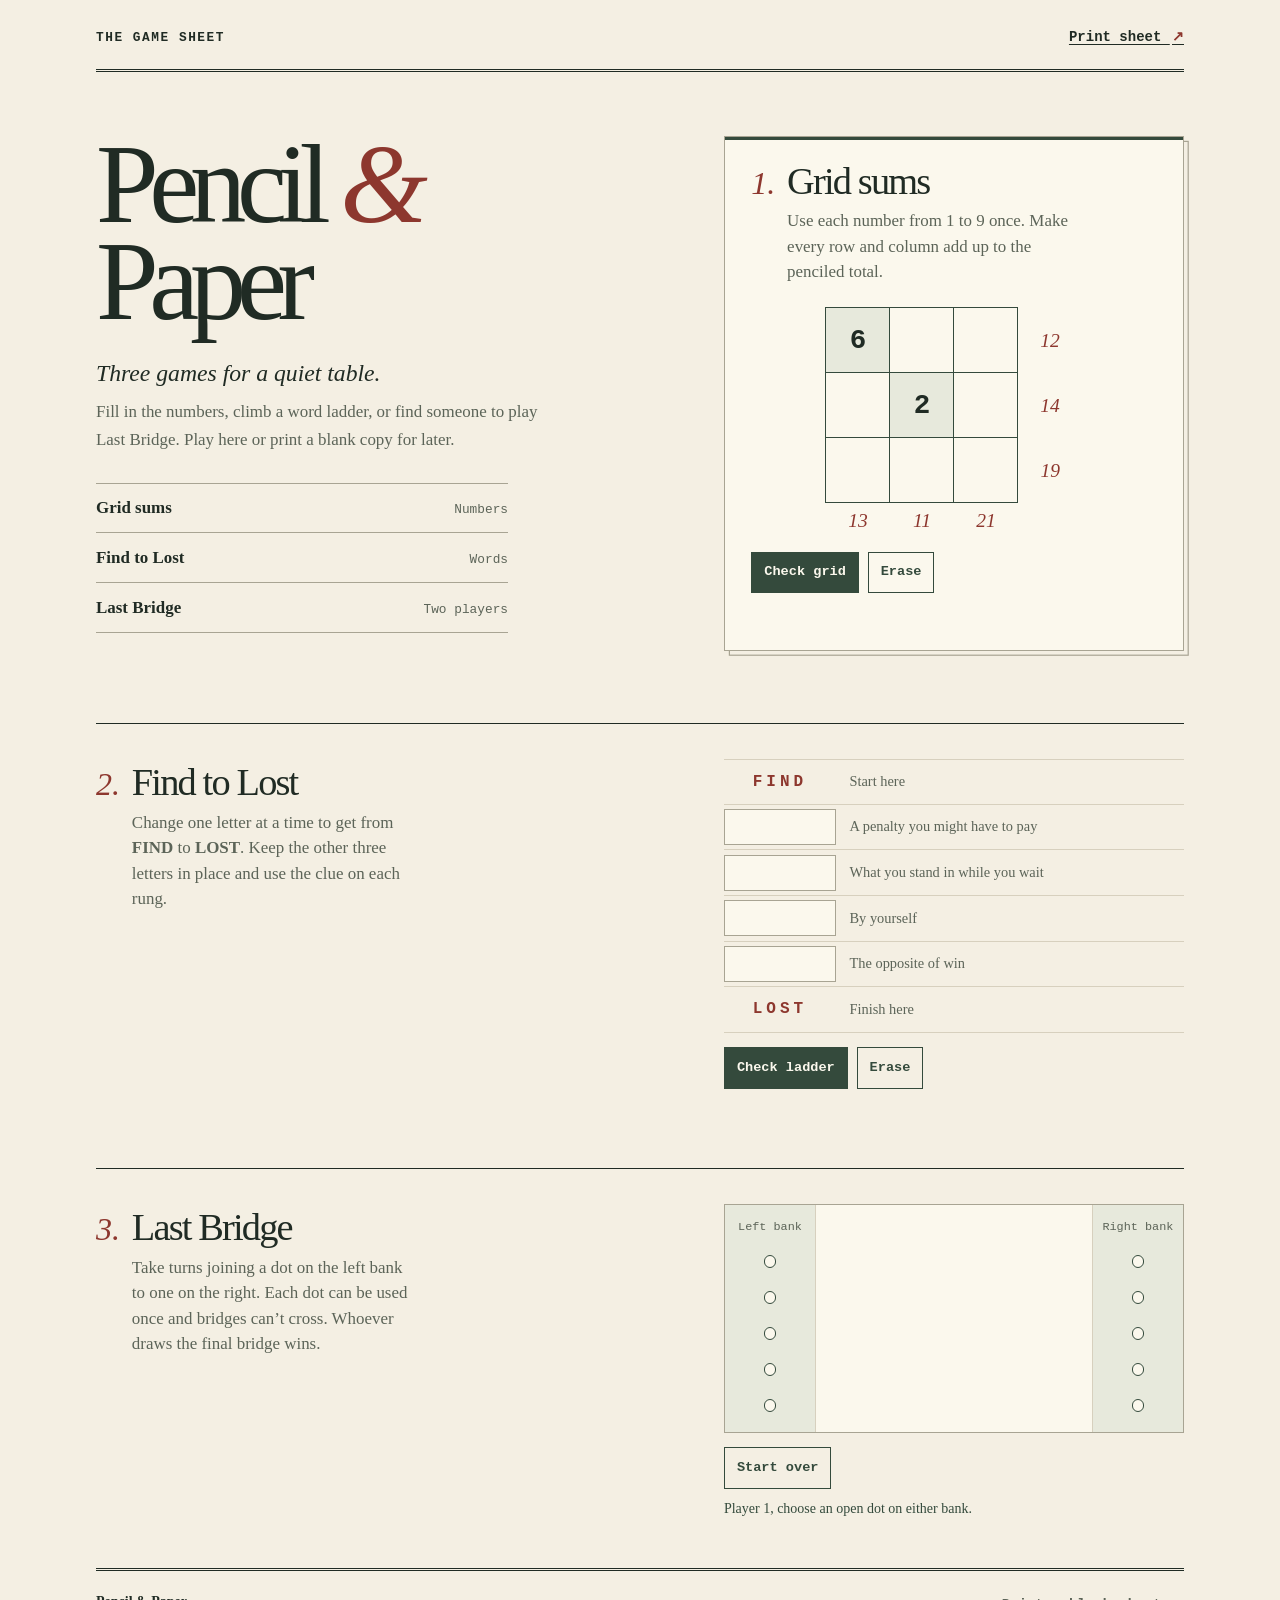
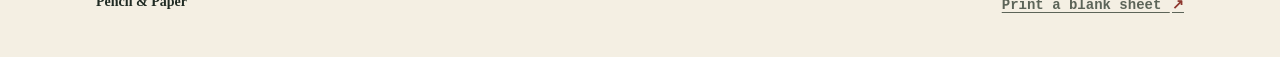
<file: index.html>
<!doctype html>
<html lang="en">
<head>
  <meta charset="utf-8">
  <meta name="viewport" content="width=device-width, initial-scale=1">
  <meta name="theme-color" content="#f4efe3">
  <meta name="description" content="A free printable game sheet with a number puzzle, a four-letter word ladder, and a two-player bridge game.">
  <title>Pencil &amp; Paper · The Game Sheet</title>
  <link rel="icon" href="data:,">
  <link rel="stylesheet" href="assets/paper.css">
  <script src="assets/paper.js" defer></script>
</head>
<body>
  <a class="skip" href="#games">Skip to the games</a>
  <header class="masthead page">
    <a class="imprint" href="./">The Game Sheet</a>
    <button class="print-link" type="button" data-print hidden>Print sheet <span aria-hidden="true">↗</span></button>
  </header>

  <main class="page" id="games">
    <div class="spread">
      <div class="cover">
        <h1>Pencil <em>&amp;</em><br>Paper</h1>
        <p class="standfirst">Three games for a quiet table.</p>
        <p class="intro">Fill in the numbers, climb a word ladder, or find someone to play Last Bridge. Play here or print a blank copy for later.</p>
        <nav aria-label="Game index">
          <ul class="contents">
            <li><a href="#grid-sums"><span>Grid sums</span><small>Numbers</small></a></li>
            <li><a href="#word-ladder"><span>Find to Lost</span><small>Words</small></a></li>
            <li><a href="#last-bridge"><span>Last Bridge</span><small>Two players</small></a></li>
          </ul>
        </nav>
      </div>

      <section class="front-game" id="grid-sums" aria-labelledby="sums-title">
        <div class="game-header">
          <span class="game-number" aria-hidden="true">1.</span>
          <div>
            <h2 id="sums-title">Grid sums</h2>
            <p>Use each number from 1 to 9 once. Make every row and column add up to the penciled total.</p>
          </div>
        </div>
        <form class="sums-form" id="sums-form">
          <table class="sums" aria-label="Grid sums puzzle">
            <tbody>
              <tr><td class="given">6</td><td><input aria-label="Row 1 column 2" inputmode="numeric" maxlength="1" autocomplete="off"></td><td><input aria-label="Row 1 column 3" inputmode="numeric" maxlength="1" autocomplete="off"></td><th scope="row"><span class="sr-only">Row 1 total is </span>12</th></tr>
              <tr><td><input aria-label="Row 2 column 1" inputmode="numeric" maxlength="1" autocomplete="off"></td><td class="given">2</td><td><input aria-label="Row 2 column 3" inputmode="numeric" maxlength="1" autocomplete="off"></td><th scope="row"><span class="sr-only">Row 2 total is </span>14</th></tr>
              <tr><td><input aria-label="Row 3 column 1" inputmode="numeric" maxlength="1" autocomplete="off"></td><td><input aria-label="Row 3 column 2" inputmode="numeric" maxlength="1" autocomplete="off"></td><td><input aria-label="Row 3 column 3" inputmode="numeric" maxlength="1" autocomplete="off"></td><th scope="row"><span class="sr-only">Row 3 total is </span>19</th></tr>
              <tr class="column-totals"><td><span class="sr-only">Column 1 total is </span>13</td><td><span class="sr-only">Column 2 total is </span>11</td><td><span class="sr-only">Column 3 total is </span>21</td><td></td></tr>
            </tbody>
          </table>
          <div class="actions">
            <button type="submit">Check grid</button>
            <button type="reset" class="quiet">Erase</button>
          </div>
          <p class="status" id="sums-result" role="status"></p>
        </form>
      </section>
    </div>

    <section class="game" id="word-ladder" aria-labelledby="ladder-title">
      <div class="game-copy">
        <div class="game-header">
          <span class="game-number" aria-hidden="true">2.</span>
          <div>
            <h2 id="ladder-title">Find to Lost</h2>
            <p>Change one letter at a time to get from <strong>FIND</strong> to <strong>LOST</strong>. Keep the other three letters in place and use the clue on each rung.</p>
          </div>
        </div>
      </div>
      <form class="ladder-form" id="ladder-form">
        <ol class="ladder">
          <li><span class="terminal">FIND</span><span class="rung-note">Start here</span></li>
          <li><input id="rung-one" maxlength="4" autocomplete="off" autocapitalize="characters" spellcheck="false"><label for="rung-one">A penalty you might have to pay</label></li>
          <li><input id="rung-two" maxlength="4" autocomplete="off" autocapitalize="characters" spellcheck="false"><label for="rung-two">What you stand in while you wait</label></li>
          <li><input id="rung-three" maxlength="4" autocomplete="off" autocapitalize="characters" spellcheck="false"><label for="rung-three">By yourself</label></li>
          <li><input id="rung-four" maxlength="4" autocomplete="off" autocapitalize="characters" spellcheck="false"><label for="rung-four">The opposite of win</label></li>
          <li><span class="terminal">LOST</span><span class="rung-note">Finish here</span></li>
        </ol>
        <div class="actions">
          <button type="submit">Check ladder</button>
          <button type="reset" class="quiet">Erase</button>
        </div>
        <p class="status" id="ladder-result" role="status"></p>
      </form>
    </section>

    <section class="game" id="last-bridge" aria-labelledby="bridge-title">
      <div class="game-copy">
        <div class="game-header">
          <span class="game-number" aria-hidden="true">3.</span>
          <div>
            <h2 id="bridge-title">Last Bridge</h2>
            <p>Take turns joining a dot on the left bank to one on the right. Each dot can be used once and bridges can’t cross. Whoever draws the final bridge wins.</p>
          </div>
        </div>
      </div>
      <div class="bridge-game">
        <div class="bridge-board" role="group" aria-label="Last Bridge game board">
          <canvas aria-hidden="true" width="480" height="240"></canvas>
          <div class="bank left-bank" aria-label="Left bank" role="group">
            <span>Left bank</span>
            <button type="button" data-bank="left" data-dot="1" aria-label="Left bank, dot 1" aria-pressed="false"></button>
            <button type="button" data-bank="left" data-dot="2" aria-label="Left bank, dot 2" aria-pressed="false"></button>
            <button type="button" data-bank="left" data-dot="3" aria-label="Left bank, dot 3" aria-pressed="false"></button>
            <button type="button" data-bank="left" data-dot="4" aria-label="Left bank, dot 4" aria-pressed="false"></button>
            <button type="button" data-bank="left" data-dot="5" aria-label="Left bank, dot 5" aria-pressed="false"></button>
          </div>
          <div class="bank right-bank" aria-label="Right bank" role="group">
            <span>Right bank</span>
            <button type="button" data-bank="right" data-dot="1" aria-label="Right bank, dot 1" aria-pressed="false"></button>
            <button type="button" data-bank="right" data-dot="2" aria-label="Right bank, dot 2" aria-pressed="false"></button>
            <button type="button" data-bank="right" data-dot="3" aria-label="Right bank, dot 3" aria-pressed="false"></button>
            <button type="button" data-bank="right" data-dot="4" aria-label="Right bank, dot 4" aria-pressed="false"></button>
            <button type="button" data-bank="right" data-dot="5" aria-label="Right bank, dot 5" aria-pressed="false"></button>
          </div>
        </div>
        <div class="actions">
          <button type="button" id="bridge-reset" class="quiet">Start over</button>
        </div>
        <p class="status bridge-status" id="bridge-result" role="status">Player 1, choose an open dot on either bank.</p>
        <ol class="bridge-history sr-only" aria-label="Bridges played"></ol>
      </div>
    </section>
    <noscript><p>Use your browser’s print command for a blank game sheet.</p></noscript>
  </main>
  <footer class="page footer">
    <p><strong>Pencil &amp; Paper</strong></p>
    <button class="print-link" type="button" data-print hidden>Print a blank sheet <span aria-hidden="true">↗</span></button>
  </footer>
</body>
</html>
</file>
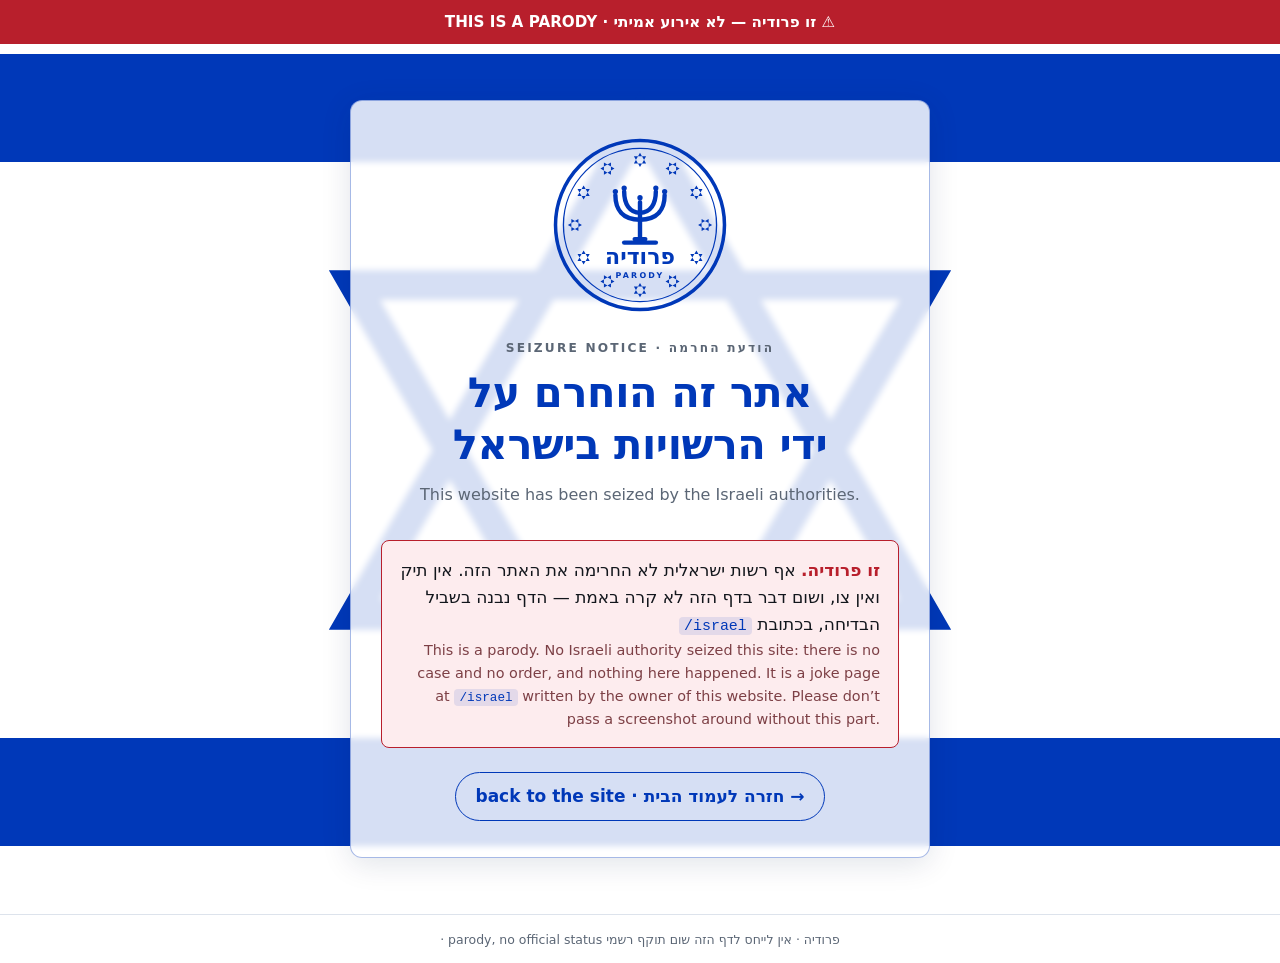
<file: israel/index.html>
<!doctype html>
<html lang="he" dir="rtl">
<head>
<meta charset="utf-8">
<meta name="viewport" content="width=device-width,initial-scale=1">
<meta name="referrer" content="no-referrer">
<meta name="robots" content="noindex,nofollow">
<meta http-equiv="Content-Security-Policy" content="default-src 'self'; script-src 'self'; style-src 'self'; img-src 'self' data:; connect-src 'self'; font-src 'self'; object-src 'none'; base-uri 'self'; form-action 'self'">
<meta name="theme-color" content="#0038b8">
<meta name="description" content="פרודיה — דף בדיחה. אתר זה לא הוחרם על ידי שום רשות, ולא קרה שום אירוע אמיתי.">
<title>אתר זה הוחרם · פרודיה</title>
<link rel="icon" href="data:,">
<link rel="stylesheet" href="israel.css">
</head>
<body>

<div class="flag" aria-hidden="true"></div>

<div class="bar">⚠ זו פרודיה — לא אירוע אמיתי · THIS IS A PARODY</div>

<main class="page">
<div class="inner">

<svg class="emblem" viewBox="0 0 200 200" role="img" aria-label="חותם פרודיה — parody seal">
<defs>
<path id="magen" d="M0,-8 L6.93,4 L-6.93,4 Z M0,8 L6.93,-4 L-6.93,-4 Z"/>
</defs>

<circle cx="100" cy="100" r="96" fill="none" stroke="currentColor" stroke-width="4"/>
<circle cx="100" cy="100" r="87" fill="none" stroke="currentColor" stroke-width="1.5"/>

<g fill="currentColor" aria-hidden="true">
<use href="#magen" transform="translate(100,26)"/>
<use href="#magen" transform="rotate(30 100 100) translate(100,26)"/>
<use href="#magen" transform="rotate(60 100 100) translate(100,26)"/>
<use href="#magen" transform="rotate(90 100 100) translate(100,26)"/>
<use href="#magen" transform="rotate(120 100 100) translate(100,26)"/>
<use href="#magen" transform="rotate(150 100 100) translate(100,26)"/>
<use href="#magen" transform="rotate(180 100 100) translate(100,26)"/>
<use href="#magen" transform="rotate(210 100 100) translate(100,26)"/>
<use href="#magen" transform="rotate(240 100 100) translate(100,26)"/>
<use href="#magen" transform="rotate(270 100 100) translate(100,26)"/>
<use href="#magen" transform="rotate(300 100 100) translate(100,26)"/>
<use href="#magen" transform="rotate(330 100 100) translate(100,26)"/>
</g>

<g fill="none" stroke="currentColor" stroke-width="5" stroke-linecap="round" stroke-linejoin="round" aria-hidden="true">
<path d="M100 116 V 74"/>
<path d="M100 94 C 80 94 72 82 72 66"/>
<path d="M100 94 C 120 94 128 82 128 66"/>
<path d="M100 86 C 88 86 82 76 82 62"/>
<path d="M100 86 C 112 86 118 76 118 62"/>
<path d="M82 120 H 118"/>
<path d="M94 116 h12"/>
</g>

<g fill="currentColor" aria-hidden="true">
<circle cx="72" cy="62" r="3"/>
<circle cx="82" cy="58" r="3"/>
<circle cx="100" cy="69" r="3"/>
<circle cx="118" cy="58" r="3"/>
<circle cx="128" cy="62" r="3"/>
</g>

<text x="100" y="144" text-anchor="middle" font-size="25" font-weight="800" fill="currentColor" direction="rtl" font-family="inherit">פרודיה</text>
<text x="100" y="160" text-anchor="middle" font-size="9" font-weight="700" letter-spacing="2.5" fill="currentColor" font-family="inherit">PARODY</text>
</svg>

<p class="kicker">הודעת החרמה · SEIZURE NOTICE</p>

<h1>אתר זה הוחרם על ידי הרשויות בישראל</h1>

<p class="sub">This website has been seized by the Israeli authorities.</p>

<div class="parody">
<p><strong>זו פרודיה.</strong> אף רשות ישראלית לא החרימה את האתר הזה. אין תיק ואין צו, ושום דבר בדף הזה לא קרה באמת — הדף נבנה בשביל הבדיחה, בכתובת <code>/israel</code></p>
<p class="en">This is a parody. No Israeli authority seized this site: there is no case and no order, and nothing here happened. It is a joke page at <code>/israel</code> written by the owner of this website. Please don’t pass a screenshot around without this part.</p>
</div>

<p class="back"><a href="../">→ חזרה לעמוד הבית · back to the site</a></p>

</div>
</main>

<footer class="foot"><span>פרודיה · אין לייחס לדף הזה שום תוקף רשמי</span> <span dir="ltr">· parody, no official status</span></footer>

</body>
</html>
</file>
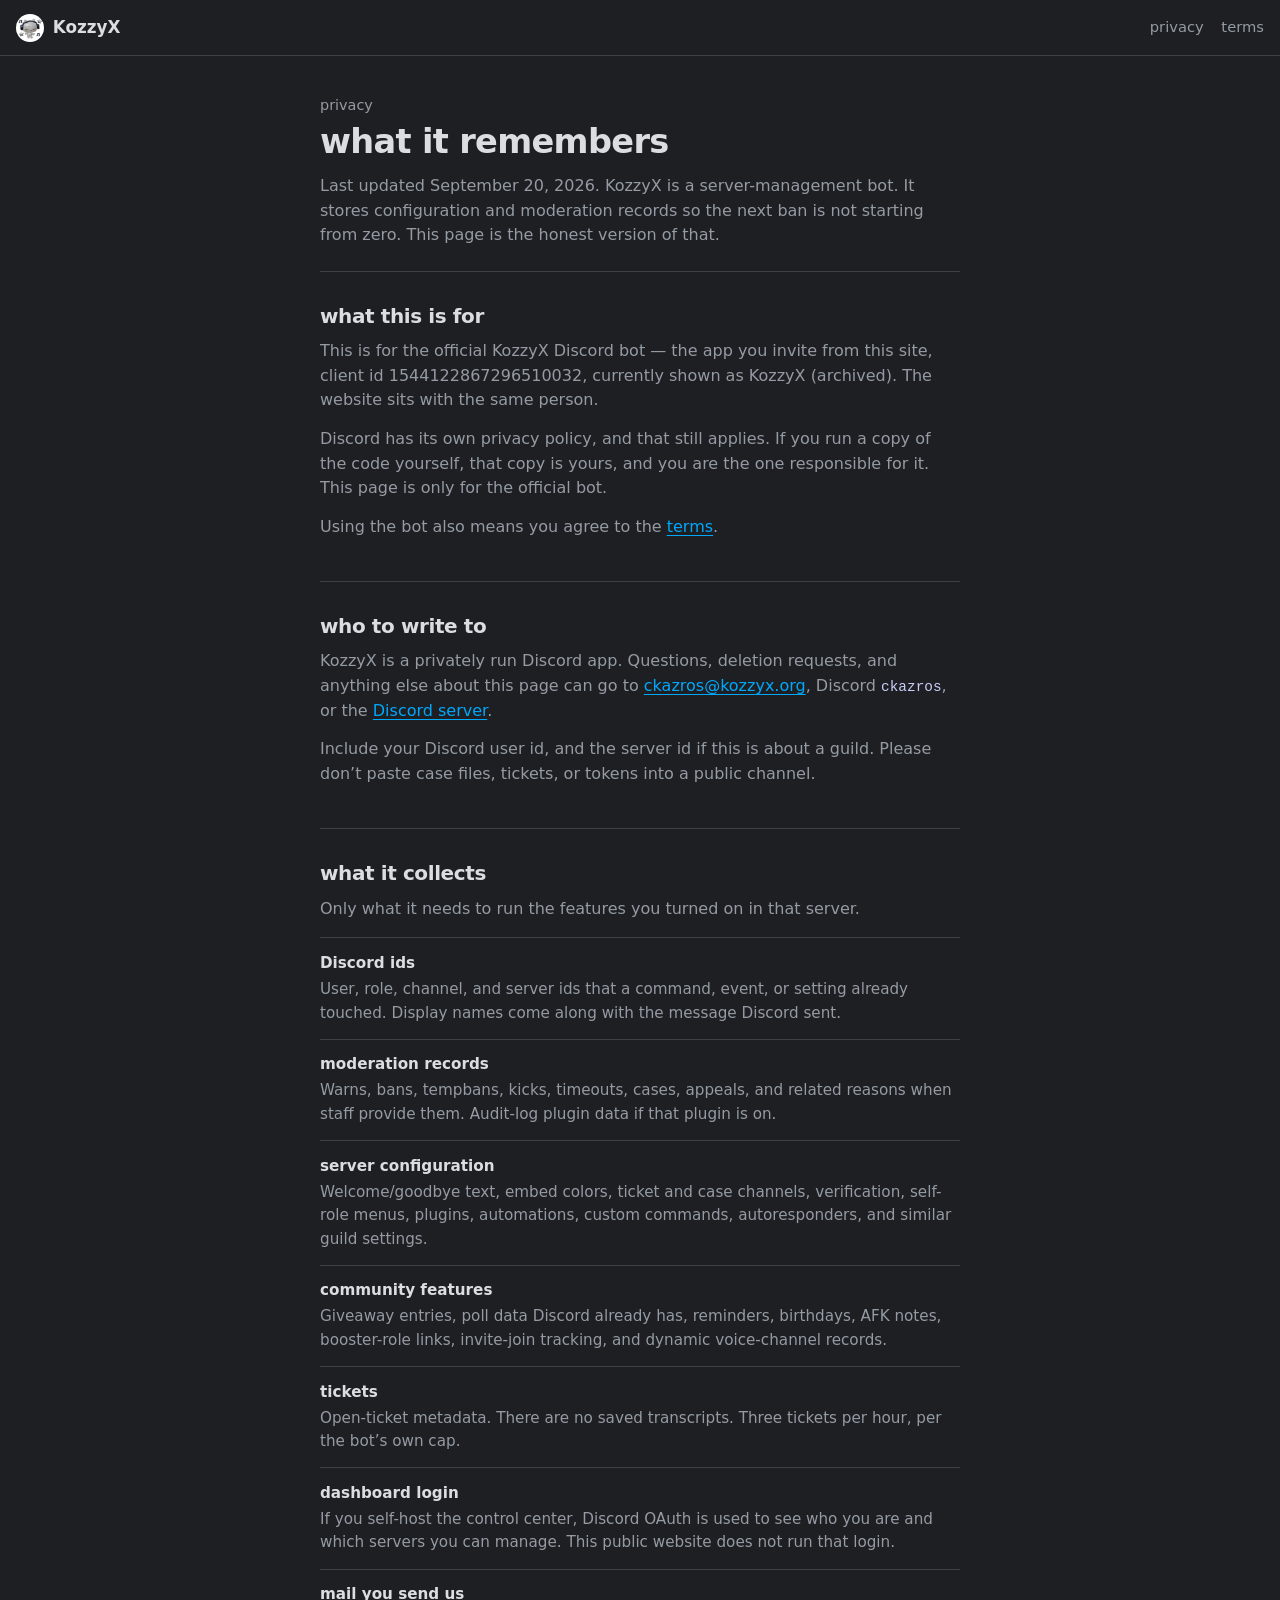
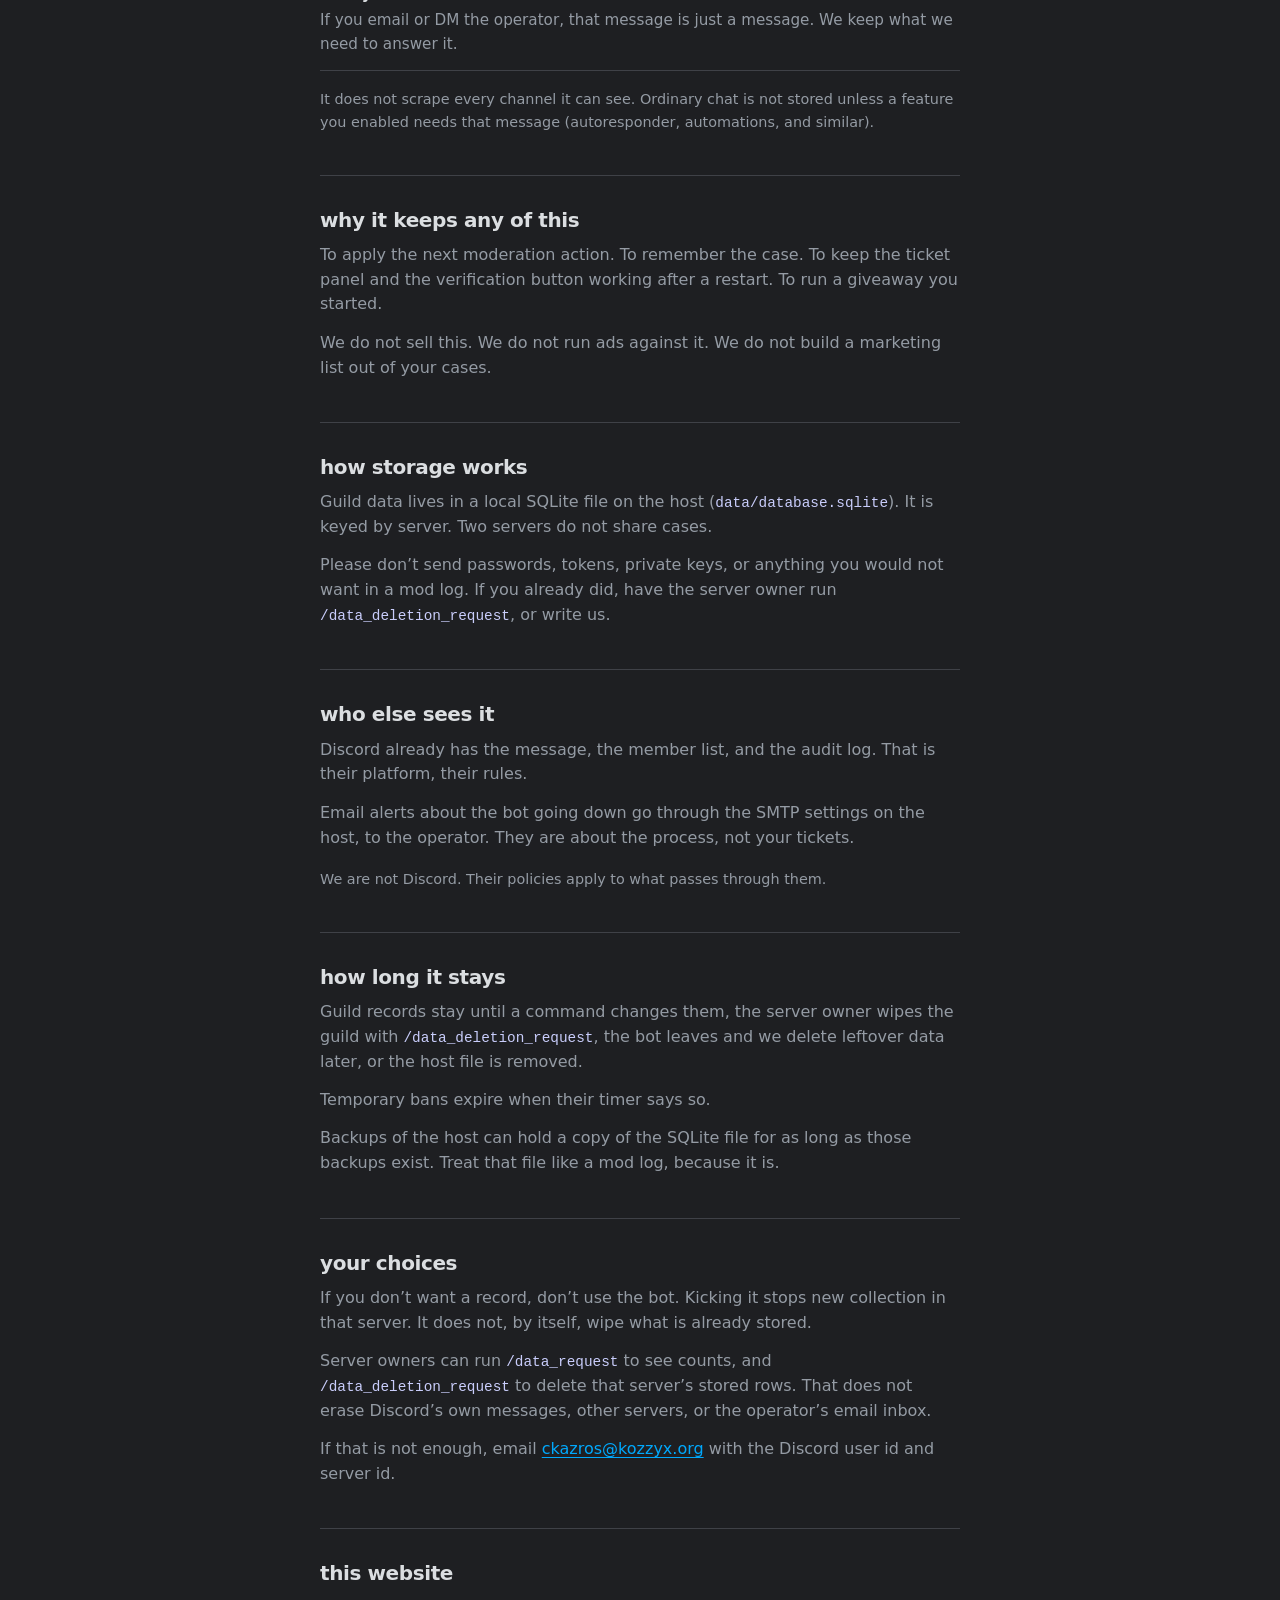
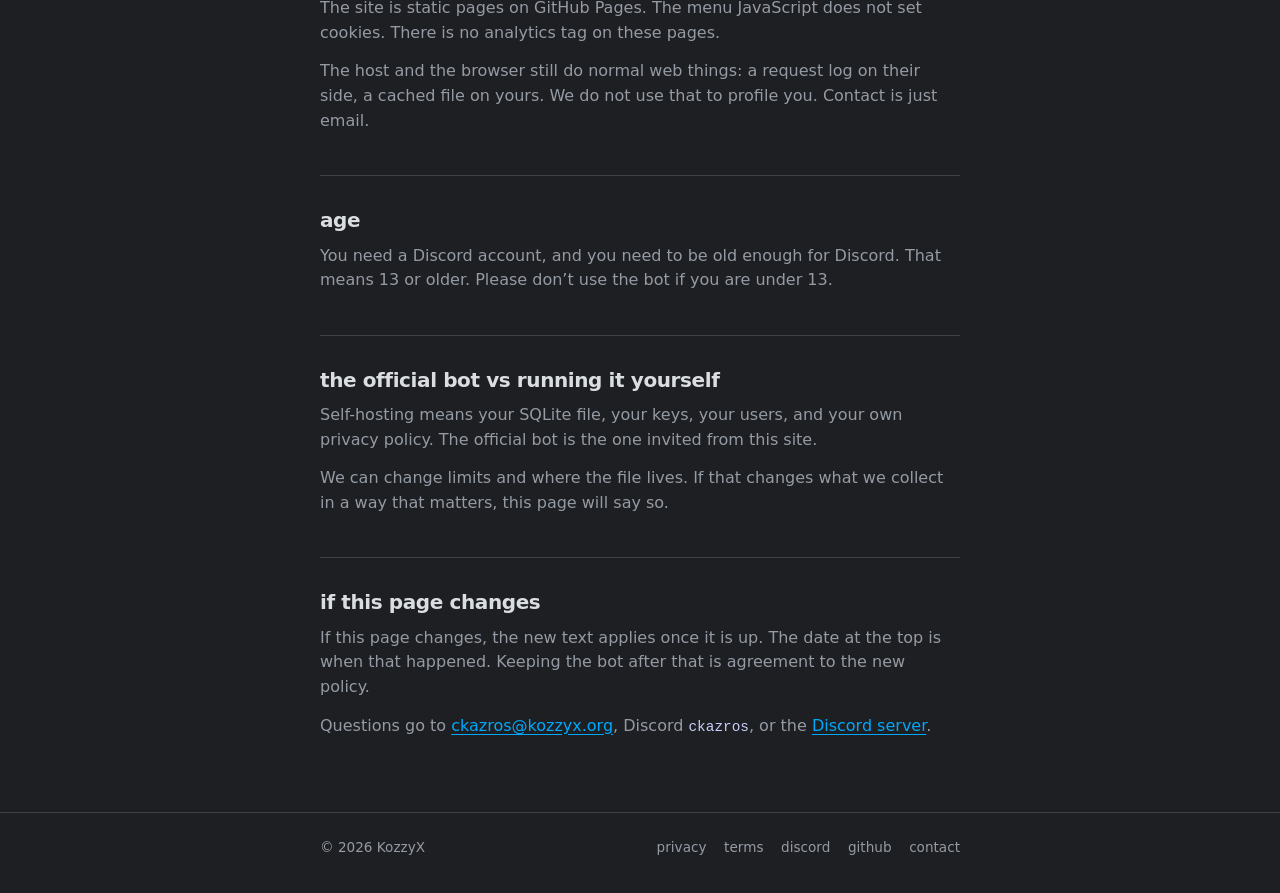
<file: privacy/index.html>
<!doctype html>
<html lang="en" id="top">
<head>
<meta charset="utf-8">
<meta name="viewport" content="width=device-width,initial-scale=1">
<meta name="referrer" content="no-referrer">
<meta name="description" content="Privacy policy for the KozzyX Discord bot. What it stores, who sees it, and how to wipe it.">
<meta name="theme-color" content="#1e1f22">
<meta http-equiv="Content-Security-Policy" content="default-src 'self'; script-src 'self'; style-src 'self'; img-src 'self' data:; connect-src 'self'; font-src 'self'; object-src 'none'; base-uri 'self'; form-action 'self'">
<meta property="og:title" content="privacy · KozzyX">
<meta property="og:description" content="what KozzyX remembers, who sees it, and how to wipe it">
<title>privacy · KozzyX</title>
<link rel="icon" href="../assets/pfp-96.png?v=20260920a" type="image/png">
<link rel="stylesheet" href="../assets/kozzyx.css?v=20260920b">
<script src="../assets/kozzyx.js?v=20260920a" defer></script>
</head>
<body>
<a class="skip" href="#main">Skip to content</a>
<nav class="site-nav" aria-label="Main">
<a class="brand" href="../" aria-label="KozzyX, back to Pencil &amp; Paper home">
<img src="../assets/pfp-96.png?v=20260920a" width="28" height="28" alt="">
KozzyX
</a>
<div class="nav-links">
<a href="../privacy/">privacy</a>
<a href="../terms/">terms</a>
</div>
<details class="menu">
<summary>menu</summary>
<div class="menu-panel">
<a href="../privacy/">privacy</a>
<a href="../terms/">terms</a>
</div>
</details>
</nav>
<main id="main" class="wrap">
<header class="page-head">
<p>privacy</p>
<h1>what it remembers</h1>
<p>Last updated September 20, 2026. KozzyX is a server-management bot. It stores configuration and moderation records so the next ban is not starting from zero. This page is the honest version of that.</p>
</header>

<section class="section" id="covers">
<h2>what this is for</h2>
<div class="body">
<p>This is for the official KozzyX Discord bot — the app you invite from this site, client id 1544122867296510032, currently shown as KozzyX (archived). The website sits with the same person.</p>
<p>Discord has its own privacy policy, and that still applies. If you run a copy of the code yourself, that copy is yours, and you are the one responsible for it. This page is only for the official bot.</p>
<p>Using the bot also means you agree to the <a href="../terms/">terms</a>.</p>
</div>
</section>

<section class="section" id="who">
<h2>who to write to</h2>
<div class="body">
<p>KozzyX is a privately run Discord app. Questions, deletion requests, and anything else about this page can go to <a href="mailto:ckazros@kozzyx.org">ckazros@kozzyx.org</a>, Discord <code>ckazros</code>, or the <a href="https://discord.gg/fPG29xv7EA">Discord server</a>.</p>
<p>Include your Discord user id, and the server id if this is about a guild. Please don’t paste case files, tickets, or tokens into a public channel.</p>
</div>
</section>

<section class="section" id="collect">
<h2>what it collects</h2>
<p>Only what it needs to run the features you turned on in that server.</p>
<ul class="list">
<li><strong>Discord ids</strong><span>User, role, channel, and server ids that a command, event, or setting already touched. Display names come along with the message Discord sent.</span></li>
<li><strong>moderation records</strong><span>Warns, bans, tempbans, kicks, timeouts, cases, appeals, and related reasons when staff provide them. Audit-log plugin data if that plugin is on.</span></li>
<li><strong>server configuration</strong><span>Welcome/goodbye text, embed colors, ticket and case channels, verification, self-role menus, plugins, automations, custom commands, autoresponders, and similar guild settings.</span></li>
<li><strong>community features</strong><span>Giveaway entries, poll data Discord already has, reminders, birthdays, AFK notes, booster-role links, invite-join tracking, and dynamic voice-channel records.</span></li>
<li><strong>tickets</strong><span>Open-ticket metadata. There are no saved transcripts. Three tickets per hour, per the bot’s own cap.</span></li>
<li><strong>dashboard login</strong><span>If you self-host the control center, Discord OAuth is used to see who you are and which servers you can manage. This public website does not run that login.</span></li>
<li><strong>mail you send us</strong><span>If you email or DM the operator, that message is just a message. We keep what we need to answer it.</span></li>
</ul>
<p class="note">It does not scrape every channel it can see. Ordinary chat is not stored unless a feature you enabled needs that message (autoresponder, automations, and similar).</p>
</section>

<section class="section" id="why">
<h2>why it keeps any of this</h2>
<div class="body">
<p>To apply the next moderation action. To remember the case. To keep the ticket panel and the verification button working after a restart. To run a giveaway you started.</p>
<p>We do not sell this. We do not run ads against it. We do not build a marketing list out of your cases.</p>
</div>
</section>

<section class="section" id="memory">
<h2>how storage works</h2>
<div class="body">
<p>Guild data lives in a local SQLite file on the host (<code>data/database.sqlite</code>). It is keyed by server. Two servers do not share cases.</p>
<p>Please don’t send passwords, tokens, private keys, or anything you would not want in a mod log. If you already did, have the server owner run <code>/data_deletion_request</code>, or write us.</p>
</div>
</section>

<section class="section" id="providers">
<h2>who else sees it</h2>
<div class="body">
<p>Discord already has the message, the member list, and the audit log. That is their platform, their rules.</p>
<p>Email alerts about the bot going down go through the SMTP settings on the host, to the operator. They are about the process, not your tickets.</p>
</div>
<p class="note">We are not Discord. Their policies apply to what passes through them.</p>
</section>

<section class="section" id="keep">
<h2>how long it stays</h2>
<div class="body">
<p>Guild records stay until a command changes them, the server owner wipes the guild with <code>/data_deletion_request</code>, the bot leaves and we delete leftover data later, or the host file is removed.</p>
<p>Temporary bans expire when their timer says so.</p>
<p>Backups of the host can hold a copy of the SQLite file for as long as those backups exist. Treat that file like a mod log, because it is.</p>
</div>
</section>

<section class="section" id="choices">
<h2>your choices</h2>
<div class="body">
<p>If you don’t want a record, don’t use the bot. Kicking it stops new collection in that server. It does not, by itself, wipe what is already stored.</p>
<p>Server owners can run <code>/data_request</code> to see counts, and <code>/data_deletion_request</code> to delete that server’s stored rows. That does not erase Discord’s own messages, other servers, or the operator’s email inbox.</p>
<p>If that is not enough, email <a href="mailto:ckazros@kozzyx.org">ckazros@kozzyx.org</a> with the Discord user id and server id.</p>
</div>
</section>

<section class="section" id="site">
<h2>this website</h2>
<div class="body">
<p>The site is static pages on GitHub Pages. The menu JavaScript does not set cookies. There is no analytics tag on these pages.</p>
<p>The host and the browser still do normal web things: a request log on their side, a cached file on yours. We do not use that to profile you. Contact is just email.</p>
</div>
</section>

<section class="section" id="kids">
<h2>age</h2>
<div class="body">
<p>You need a Discord account, and you need to be old enough for Discord. That means 13 or older. Please don’t use the bot if you are under 13.</p>
</div>
</section>

<section class="section" id="hosting">
<h2>the official bot vs running it yourself</h2>
<div class="body">
<p>Self-hosting means your SQLite file, your keys, your users, and your own privacy policy. The official bot is the one invited from this site.</p>
<p>We can change limits and where the file lives. If that changes what we collect in a way that matters, this page will say so.</p>
</div>
</section>

<section class="section" id="changes">
<h2>if this page changes</h2>
<div class="body">
<p>If this page changes, the new text applies once it is up. The date at the top is when that happened. Keeping the bot after that is agreement to the new policy.</p>
<p>Questions go to <a href="mailto:ckazros@kozzyx.org">ckazros@kozzyx.org</a>, Discord <code>ckazros</code>, or the <a href="https://discord.gg/fPG29xv7EA">Discord server</a>.</p>
</div>
</section>
</main>
<footer class="site-footer">
<div class="wrap">
<span>© 2026 KozzyX</span>
<nav aria-label="Footer">
<a href="../privacy/">privacy</a>
<a href="../terms/">terms</a>
<a href="https://discord.gg/fPG29xv7EA">discord</a>
<a href="https://github.com/zeousky/Kozzyx.org">github</a>
<a href="mailto:ckazros@kozzyx.org">contact</a>
</nav>
</div>
</footer>
</body>
</html>
</file>
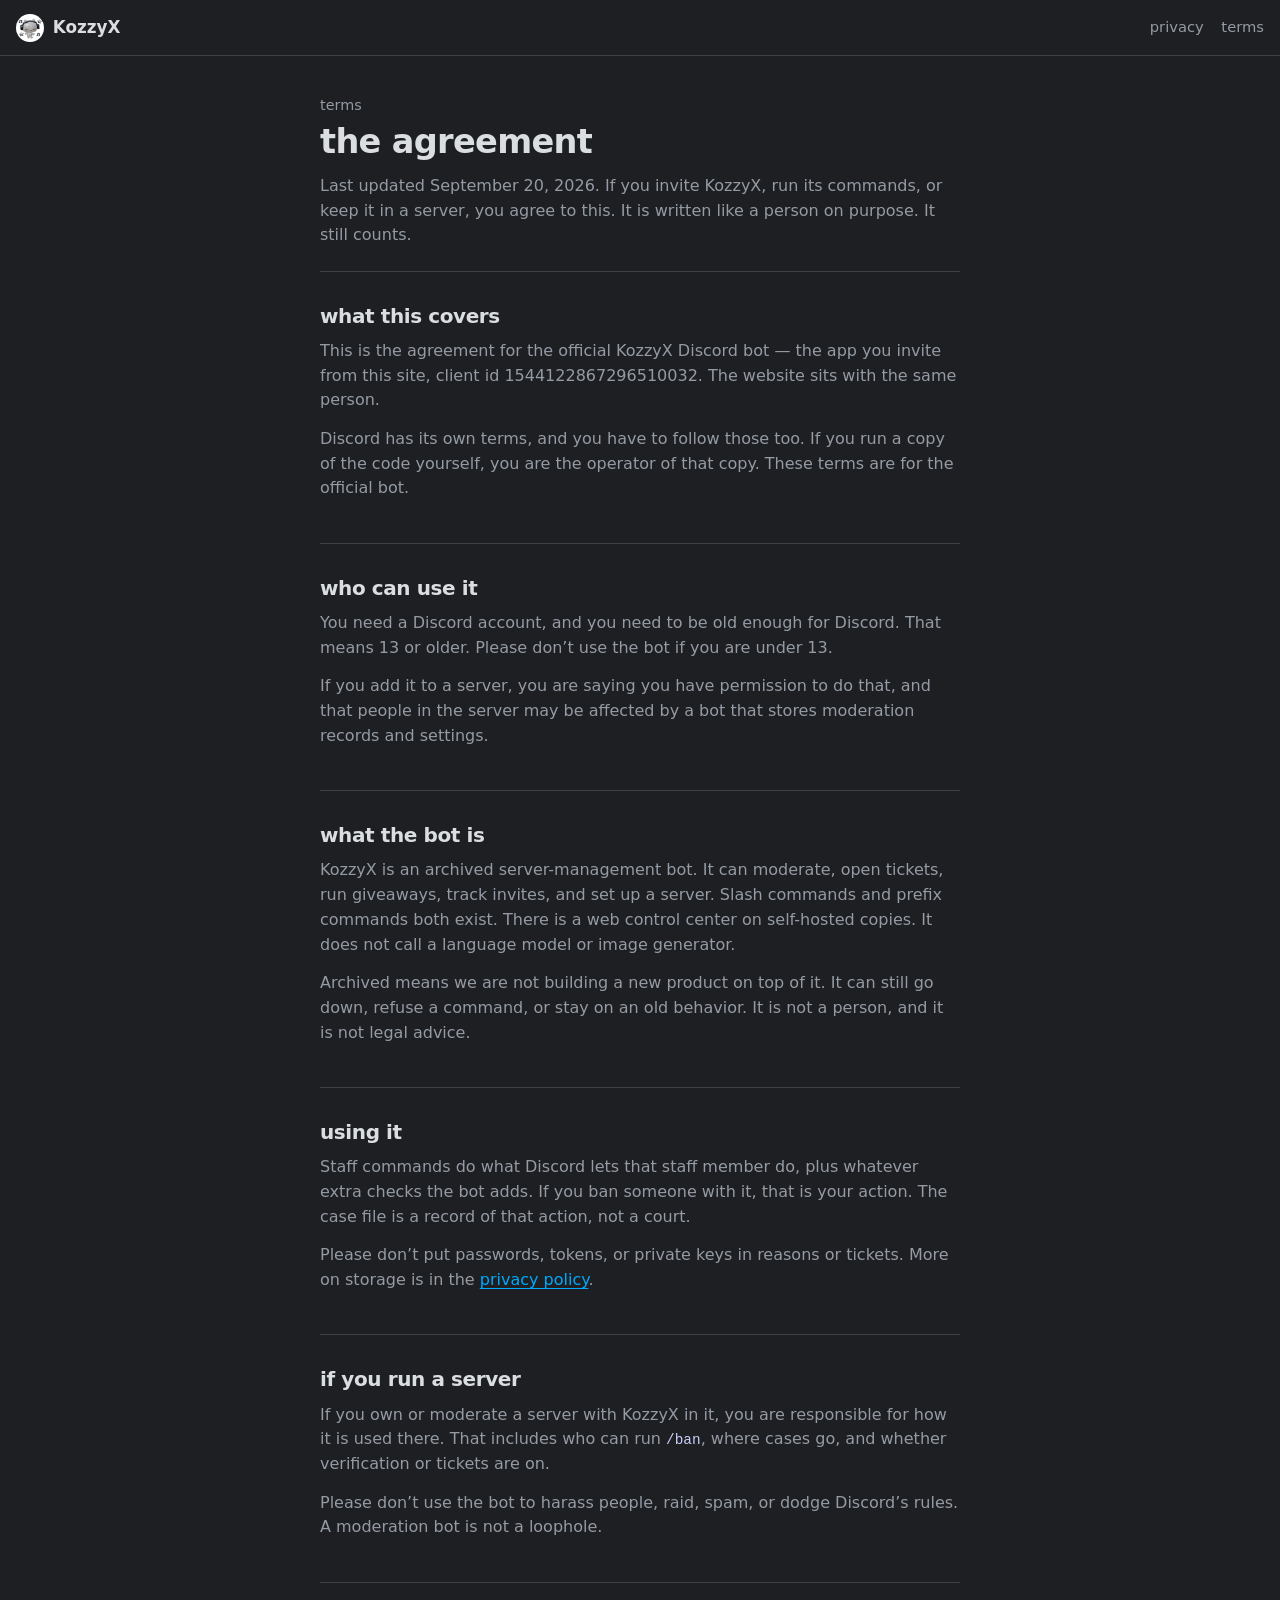
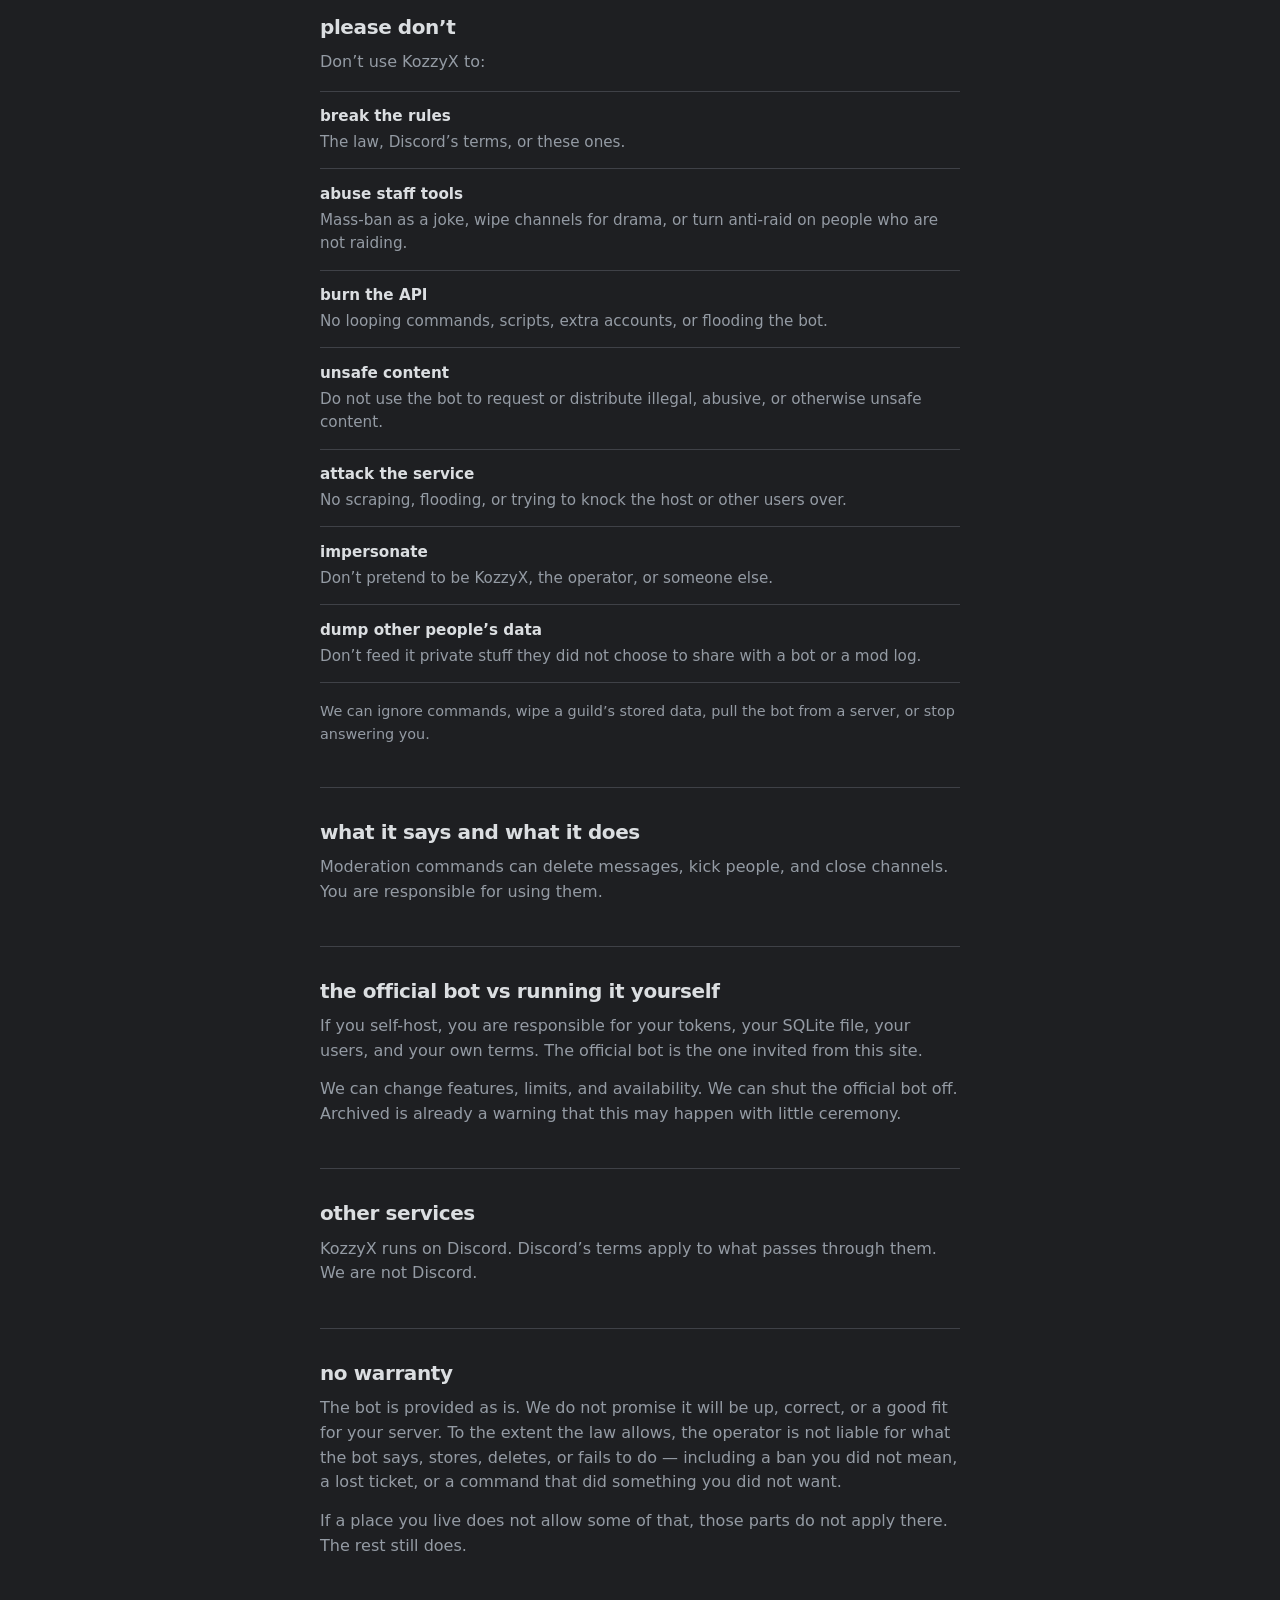
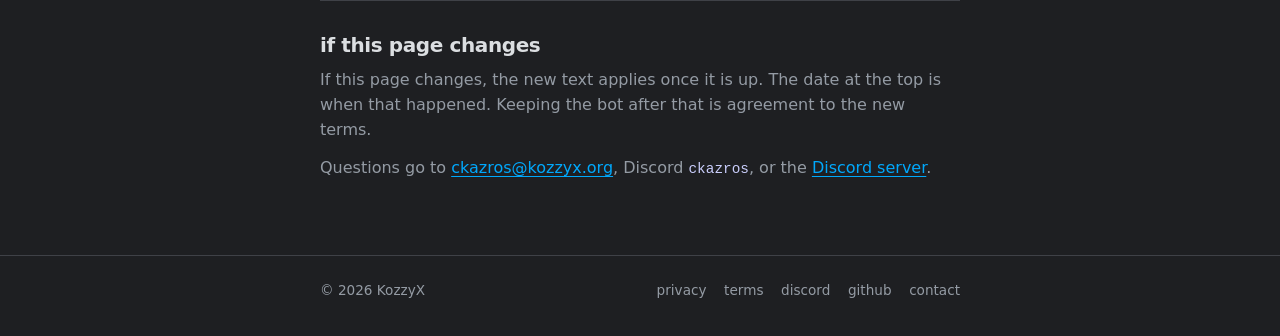
<file: terms/index.html>
<!doctype html>
<html lang="en" id="top">
<head>
<meta charset="utf-8">
<meta name="viewport" content="width=device-width,initial-scale=1">
<meta name="referrer" content="no-referrer">
<meta name="description" content="Terms of service for the KozzyX Discord bot. Using the bot means you agree to this.">
<meta name="theme-color" content="#1e1f22">
<meta http-equiv="Content-Security-Policy" content="default-src 'self'; script-src 'self'; style-src 'self'; img-src 'self' data:; connect-src 'self'; font-src 'self'; object-src 'none'; base-uri 'self'; form-action 'self'">
<meta property="og:title" content="terms · KozzyX">
<meta property="og:description" content="the agreement for using the KozzyX Discord bot">
<title>terms · KozzyX</title>
<link rel="icon" href="../assets/pfp-96.png?v=20260920a" type="image/png">
<link rel="stylesheet" href="../assets/kozzyx.css?v=20260920b">
<script src="../assets/kozzyx.js?v=20260920a" defer></script>
</head>
<body>
<a class="skip" href="#main">Skip to content</a>
<nav class="site-nav" aria-label="Main">
<a class="brand" href="../" aria-label="KozzyX, back to Pencil &amp; Paper home">
<img src="../assets/pfp-96.png?v=20260920a" width="28" height="28" alt="">
KozzyX
</a>
<div class="nav-links">
<a href="../privacy/">privacy</a>
<a href="../terms/">terms</a>
</div>
<details class="menu">
<summary>menu</summary>
<div class="menu-panel">
<a href="../privacy/">privacy</a>
<a href="../terms/">terms</a>
</div>
</details>
</nav>
<main id="main" class="wrap">
<header class="page-head">
<p>terms</p>
<h1>the agreement</h1>
<p>Last updated September 20, 2026. If you invite KozzyX, run its commands, or keep it in a server, you agree to this. It is written like a person on purpose. It still counts.</p>
</header>

<section class="section" id="covers">
<h2>what this covers</h2>
<div class="body">
<p>This is the agreement for the official KozzyX Discord bot — the app you invite from this site, client id 1544122867296510032. The website sits with the same person.</p>
<p>Discord has its own terms, and you have to follow those too. If you run a copy of the code yourself, you are the operator of that copy. These terms are for the official bot.</p>
</div>
</section>

<section class="section" id="who">
<h2>who can use it</h2>
<div class="body">
<p>You need a Discord account, and you need to be old enough for Discord. That means 13 or older. Please don’t use the bot if you are under 13.</p>
<p>If you add it to a server, you are saying you have permission to do that, and that people in the server may be affected by a bot that stores moderation records and settings.</p>
</div>
</section>

<section class="section" id="service">
<h2>what the bot is</h2>
<div class="body">
<p>KozzyX is an archived server-management bot. It can moderate, open tickets, run giveaways, track invites, and set up a server. Slash commands and prefix commands both exist. There is a web control center on self-hosted copies. It does not call a language model or image generator.</p>
<p>Archived means we are not building a new product on top of it. It can still go down, refuse a command, or stay on an old behavior. It is not a person, and it is not legal advice.</p>
</div>
</section>

<section class="section" id="talking">
<h2>using it</h2>
<div class="body">
<p>Staff commands do what Discord lets that staff member do, plus whatever extra checks the bot adds. If you ban someone with it, that is your action. The case file is a record of that action, not a court.</p>
<p>Please don’t put passwords, tokens, or private keys in reasons or tickets. More on storage is in the <a href="../privacy/">privacy policy</a>.</p>
</div>
</section>

<section class="section" id="servers">
<h2>if you run a server</h2>
<div class="body">
<p>If you own or moderate a server with KozzyX in it, you are responsible for how it is used there. That includes who can run <code>/ban</code>, where cases go, and whether verification or tickets are on.</p>
<p>Please don’t use the bot to harass people, raid, spam, or dodge Discord’s rules. A moderation bot is not a loophole.</p>
</div>
</section>

<section class="section" id="dont">
<h2>please don’t</h2>
<p>Don’t use KozzyX to:</p>
<ul class="list">
<li><strong>break the rules</strong><span>The law, Discord’s terms, or these ones.</span></li>
<li><strong>abuse staff tools</strong><span>Mass-ban as a joke, wipe channels for drama, or turn anti-raid on people who are not raiding.</span></li>
<li><strong>burn the API</strong><span>No looping commands, scripts, extra accounts, or flooding the bot.</span></li>
<li><strong>unsafe content</strong><span>Do not use the bot to request or distribute illegal, abusive, or otherwise unsafe content.</span></li>
<li><strong>attack the service</strong><span>No scraping, flooding, or trying to knock the host or other users over.</span></li>
<li><strong>impersonate</strong><span>Don’t pretend to be KozzyX, the operator, or someone else.</span></li>
<li><strong>dump other people’s data</strong><span>Don’t feed it private stuff they did not choose to share with a bot or a mod log.</span></li>
</ul>
<p class="note">We can ignore commands, wipe a guild’s stored data, pull the bot from a server, or stop answering you.</p>
</section>

<section class="section" id="answers">
<h2>what it says and what it does</h2>
<div class="body">
<p>Moderation commands can delete messages, kick people, and close channels. You are responsible for using them.</p>
</div>
</section>

<section class="section" id="hosting">
<h2>the official bot vs running it yourself</h2>
<div class="body">
<p>If you self-host, you are responsible for your tokens, your SQLite file, your users, and your own terms. The official bot is the one invited from this site.</p>
<p>We can change features, limits, and availability. We can shut the official bot off. Archived is already a warning that this may happen with little ceremony.</p>
</div>
</section>

<section class="section" id="others">
<h2>other services</h2>
<div class="body">
<p>KozzyX runs on Discord. Discord’s terms apply to what passes through them. We are not Discord.</p>
</div>
</section>

<section class="section" id="warranty">
<h2>no warranty</h2>
<div class="body">
<p>The bot is provided as is. We do not promise it will be up, correct, or a good fit for your server. To the extent the law allows, the operator is not liable for what the bot says, stores, deletes, or fails to do — including a ban you did not mean, a lost ticket, or a command that did something you did not want.</p>
<p>If a place you live does not allow some of that, those parts do not apply there. The rest still does.</p>
</div>
</section>

<section class="section" id="changes">
<h2>if this page changes</h2>
<div class="body">
<p>If this page changes, the new text applies once it is up. The date at the top is when that happened. Keeping the bot after that is agreement to the new terms.</p>
<p>Questions go to <a href="mailto:ckazros@kozzyx.org">ckazros@kozzyx.org</a>, Discord <code>ckazros</code>, or the <a href="https://discord.gg/fPG29xv7EA">Discord server</a>.</p>
</div>
</section>
</main>
<footer class="site-footer">
<div class="wrap">
<span>© 2026 KozzyX</span>
<nav aria-label="Footer">
<a href="../privacy/">privacy</a>
<a href="../terms/">terms</a>
<a href="https://discord.gg/fPG29xv7EA">discord</a>
<a href="https://github.com/zeousky/Kozzyx.org">github</a>
<a href="mailto:ckazros@kozzyx.org">contact</a>
</nav>
</div>
</footer>
</body>
</html>
</file>
<file: assets/paper.css>
:root {
  color-scheme: light;
  --paper: #f4efe3;
  --sheet: #fbf8ed;
  --ink: #202b24;
  --muted: #5c6458;
  --rule: #a8a493;
  --rule-light: #d7d0be;
  --green: #344a3c;
  --red: #8d372e;
  --serif: Georgia, "Times New Roman", serif;
  --mono: "Courier New", Courier, monospace;
}

* { box-sizing: border-box; }
body {
  margin: 0;
  background: var(--paper);
  color: var(--ink);
  font: 1.06rem/1.62 var(--serif);
}
button, input { font: inherit; color: inherit; }
a { color: inherit; text-underline-offset: .22em; }
a:hover { color: var(--red); }
button:focus-visible, input:focus-visible, a:focus-visible {
  outline: 2px solid var(--red);
  outline-offset: 3px;
}
h1, h2, p, ol, ul { margin: 0; }
.page { width: min(100% - 5rem, 68rem); margin-inline: auto; }
.skip, .sr-only {
  position: absolute;
  inline-size: 1px;
  block-size: 1px;
  margin: -1px;
  overflow: hidden;
  clip-path: inset(50%);
  white-space: nowrap;
}
.skip:focus {
  inline-size: auto;
  block-size: auto;
  margin: 0;
  clip-path: none;
  z-index: 5;
  top: 1em;
  left: 1em;
  padding: .45em .65em;
  background: var(--sheet);
}
.masthead {
  display: flex;
  justify-content: space-between;
  align-items: baseline;
  gap: 1rem;
  min-height: 4.5rem;
  padding-block: 1.48rem 1.1rem;
  border-bottom: 3px double var(--ink);
}
.imprint {
  color: var(--ink);
  font: 700 .8rem/1.5 var(--mono);
  letter-spacing: .12em;
  text-transform: uppercase;
  text-decoration: none;
}
.print-link { font: 700 .875rem/1.4 var(--mono); }
button.print-link {
  padding: .25rem 0;
  border: 0;
  background: transparent;
  text-decoration: underline;
  text-underline-offset: .22em;
  cursor: pointer;
}
button.print-link:hover { color: var(--red); }
.print-link span { margin-left: .14rem; color: var(--red); }

.spread {
  display: grid;
  grid-template-columns: 1.17fr 1fr;
  align-items: start;
  gap: clamp(3rem, 7vw, 6.35rem);
  margin-block: 4rem 4.5rem;
}
.cover h1, .missing h1 {
  font-size: clamp(4rem, 8.8vw, 8.45rem);
  font-weight: 400;
  letter-spacing: -.083em;
  line-height: .86;
}
.cover em { color: var(--red); font-weight: 400; }
.standfirst { margin-top: 1.72rem; font-size: clamp(1.18rem, 2vw, 1.48rem); font-style: italic; line-height: 1.4; }
.intro { max-width: 29rem; margin-top: .5rem; color: var(--muted); }
.contents {
  display: grid;
  max-width: 25.75rem;
  margin-top: 1.85rem;
  padding: 0;
  border-top: 1px solid var(--rule);
  list-style: none;
}
.contents li { border-bottom: 1px solid var(--rule); }
.contents a {
  display: flex;
  align-items: baseline;
  justify-content: space-between;
  gap: 1rem;
  padding-block: .66rem;
  font-weight: 700;
  text-decoration: none;
}
.contents a:hover > span { text-decoration: underline; }
.contents small { color: var(--muted); font: .8rem/1.3 var(--mono); text-align: right; }

.front-game {
  position: relative;
  padding: 1.55rem 1.65rem 1rem;
  background: var(--sheet);
  border: 1px solid var(--rule);
  box-shadow: .3rem .3rem 0 -.075rem var(--paper), .3rem .3rem 0 0 var(--rule);
}
.front-game::before {
  content: "";
  position: absolute;
  top: 0;
  right: 0;
  left: 0;
  border-top: 3px solid var(--green);
}
.front-game, .game { scroll-margin-block-start: 1rem; }
.game-header { display: flex; align-items: baseline; gap: .74rem; }
.game-number {
  color: var(--red);
  font: italic 400 2rem/1 var(--serif);
}
.game h2, .game-header h2 {
  margin-block-end: .46rem;
  font-size: clamp(1.7rem, 3vw, 2.48rem);
  font-weight: 400;
  letter-spacing: -.048em;
  line-height: 1.02;
}
.game-header p { max-width: 34ch; color: var(--muted); line-height: 1.5; }
.sums-form { margin-top: 1.42rem; }
.sums {
  --cell: clamp(2.75rem, 5vw, 4.35rem);
  border-collapse: collapse;
  margin: 0 auto .9rem;
  text-align: center;
  font: 1.72rem/1 var(--mono);
  font-variant-numeric: tabular-nums;
}
.sums td, .sums th {
  inline-size: var(--cell);
  block-size: var(--cell);
  padding: 0;
}
.sums tr:not(.column-totals) td { border: 1px solid var(--green); }
.sums .given { background: #e7e9dc; font-weight: 700; }
.sums td input {
  display: block;
  inline-size: 100%;
  block-size: var(--cell);
  padding: .25rem;
  border: 0;
  background: transparent;
  color: var(--green);
  text-align: center;
}
.sums td input:focus-visible { outline-offset: -3px; }
.sums th, .sums .column-totals td {
  color: var(--red);
  font: italic 400 1.22rem/1 var(--serif);
}
.sums .column-totals td { block-size: 2.15rem; }

.actions { display: flex; align-items: center; flex-wrap: wrap; gap: .55rem; }
.actions button {
  min-height: 2.6rem;
  padding: .5rem .75rem;
  border: 1px solid var(--green);
  border-radius: 0;
  background: var(--green);
  color: var(--sheet);
  font: 700 .85rem/1.35 var(--mono);
  cursor: pointer;
}
.actions button:hover { background: var(--ink); }
.actions button.quiet { background: transparent; color: var(--green); }
.actions button.quiet:hover { background: #e9e7da; }
.status {
  min-height: 2rem;
  margin-top: .55rem;
  color: var(--green);
  font-size: .875rem;
  line-height: 1.5;
}
.status[data-tone="error"] { color: var(--red); }
.game {
  display: grid;
  grid-template-columns: 1.17fr 1fr;
  align-items: start;
  gap: clamp(3rem, 7vw, 6.35rem);
  padding: 2.2rem 0 2.42rem;
  border-top: 1px solid var(--ink);
}
.game-copy { padding-block-start: .25rem; }
.ladder, .bridge-board { padding: 0; }
.ladder { list-style: none; }
.ladder li {
  display: grid;
  grid-template-columns: 7rem 1fr;
  align-items: center;
  gap: .85rem;
  min-height: 2.85rem;
  border-bottom: 1px solid var(--rule-light);
}
.ladder li:first-child { border-top: 1px solid var(--rule-light); }
.terminal, .ladder input {
  box-sizing: border-box;
  font: 700 1rem/1 var(--mono);
  letter-spacing: .25em;
  text-align: center;
}
.terminal { display: block; color: var(--red); }
.ladder input {
  width: 100%;
  height: 2.25rem;
  border: 1px solid var(--rule);
  border-radius: 0;
  background: var(--sheet);
  color: var(--green);
  text-transform: uppercase;
}
.ladder label, .rung-note { font-size: .9rem; color: var(--muted); line-height: 1.2; }
.ladder-form .actions, .bridge-game .actions { margin-top: .9rem; }

.bridge-board {
  --bank-width: 5.7rem;
  display: flex;
  justify-content: space-between;
  position: relative;
  border: 1px solid var(--rule);
  background: var(--sheet);
}
.bridge-board canvas { position: absolute; inset: 0; width: 100%; height: 100%; pointer-events: none; z-index: 1; }
.bank {
  display: grid;
  justify-items: center;
  grid-template-rows: 2rem repeat(5, 2.25rem);
  align-items: center;
  width: var(--bank-width);
  padding: .4rem 0 .5rem;
  background: #e7e9dc;
  border-right: 1px solid var(--rule-light);
}
.bank.right-bank { border-right: 0; border-left: 1px solid var(--rule-light); }
.bank > span { color: var(--muted); font: .74rem/1 var(--mono); }
.bank button {
  display: grid;
  place-items: center;
  position: relative;
  z-index: 2;
  width: 2rem;
  height: 2rem;
  padding: 0;
  background: transparent;
  border: 0;
  border-radius: 50%;
  cursor: pointer;
}
.bank button::after {
  content: "";
  width: .67rem;
  height: .67rem;
  border-radius: 50%;
  border: 1px solid var(--green);
  background: var(--sheet);
}
.bank button:hover::after, .bank button[aria-pressed="true"]::after { background: var(--red); border-color: var(--red); }
.bank button:disabled { cursor: default; }
.bank button:disabled::after { background: var(--green); }

.footer {
  display: flex;
  justify-content: space-between;
  align-items: flex-start;
  gap: 1rem;
  padding-block: 1.3rem 2.3rem;
  border-top: 3px double var(--ink);
  color: var(--muted);
  font-size: .875rem;
  line-height: 1.45;
}
.footer strong { color: var(--ink); }
.missing { padding-top: 4rem; }
.missing p { margin-block: 1.4rem .65rem; }

@media (max-width: 780px) {
  .spread, .game { grid-template-columns: 1fr 1fr; gap: 2rem; }
  .page { width: calc(100% - 3rem); }
  .front-game { padding-inline: .85rem; }
}
@media (max-width: 620px) {
  .page { width: calc(100% - 2rem); }
  .masthead { min-height: 0; padding-block: .95rem .78rem; }
  .spread, .game { grid-template-columns: 1fr; gap: 1.55rem; }
  .spread { margin-block: 2.65rem 2.75rem; gap: 2.25rem; }
  .cover h1 { font-size: clamp(4.15rem, 14.5vw, 6.2rem); }
  .standfirst { margin-top: 1.3rem; }
  .contents { margin-top: 1.4rem; }
  .front-game { padding-inline: 1rem; }
  .game { padding-block: 1.55rem 1.3rem; }
  .game-header { gap: .56rem; }
  .game-number { font-size: 1.7rem; }
  .ladder li { grid-template-columns: minmax(5.8rem, 28%) 1fr; gap: .6rem; }
  .bridge-board { --bank-width: 4.8rem; }
  .footer { flex-wrap: wrap; padding-bottom: 1.7rem; }
}

@media print {
  @page { margin: 12mm; }
  :root {
    --paper: white;
    --sheet: white;
    --ink: black;
    --muted: #333;
    --rule: #777;
    --rule-light: #aaa;
    --green: #333;
    --red: #333;
  }
  body { font-size: 10pt; line-height: 1.3; }
  .page { width: auto; }
  .masthead { padding-block: 0 2mm; min-height: 0; }
  .imprint { font-size: 8pt; }
  .print-link, .skip, .contents, .actions, .status, .footer, .bridge-board canvas, noscript { display: none; }
  .spread { display: grid; grid-template-columns: 1fr 1fr; gap: 9mm; margin-block: 6mm; }
  .cover h1 { font-size: 38pt; }
  .standfirst { margin-top: 4mm; font-size: 13pt; }
  .intro { margin-top: 2mm; }
  .front-game { padding: 3mm; box-shadow: none; }
  .front-game::before { display: none; }
  .game-number { font-size: 14pt; }
  .game-header h2 { margin-block-end: 2mm; font-size: 17pt; }
  .game-header p { line-height: 1.35; }
  .sums-form { margin-top: 3mm; }
  .sums { --cell: 10mm; margin-bottom: 0; font-size: 14pt; }
  .sums .column-totals td { block-size: 7mm; }
  .sums th, .sums .column-totals td { font-size: 11pt; }
  .game { grid-template-columns: 1fr 1fr; gap: 8mm; padding-block: 5mm; break-inside: avoid; }
  .ladder li { min-height: 7.6mm; gap: 2mm; grid-template-columns: 20mm 1fr; }
  .ladder input { height: 6mm; }
  .ladder label, .rung-note { font-size: 8pt; }
  .sums td input, .ladder input { color: transparent; -webkit-text-fill-color: transparent; }
  .bridge-board { --bank-width: 21mm; }
  .bank { padding: 1mm 0; grid-template-rows: 7mm repeat(5, 7mm); }
  .bank button { width: 6mm; height: 6mm; }
  .bank button::after,
  .bank button:disabled::after { background: #333; border-color: #333; width: 2.3mm; height: 2.3mm; }
}
</file>
<file: israel/israel.css>
/* /israel — parody notice page (flat, full-page).
   Shared by kirmy.org, kozzyx.org, owaua.com and wearegays.net.

   Deliberately plain: no gradients, no glows, no animation, system fonts only.
   The parody framing is part of the design and is not decorative — the banner,
   the seal (פרודיה / PARODY) and the disclosure box all state it. */

*, *::before, *::after { box-sizing: border-box; }

:root {
  --blue: #0038b8;
  --blue-soft: #eef2fd;
  --ink: #12161c;
  --muted: #5b6675;
  --line: #dde3ec;
  --red: #b81f2c;
  --red-soft: #fdecee;
}

html, body { height: 100%; }

body {
  margin: 0;
  min-height: 100vh;
  display: flex;
  flex-direction: column;
  background: #fff;
  color: var(--ink);
  font-family: system-ui, -apple-system, "Segoe UI", Roboto, "Helvetica Neue",
    "Arial Hebrew", Arial, sans-serif;
  font-size: 17px;
  line-height: 1.6;
  -webkit-text-size-adjust: 100%;
}

/* --- Israeli flag background ---
   White field, two blue stripes, and the Star of David drawn as an outline
   (as on the actual flag, not filled). The star is held back in opacity so the
   notice text above it stays legible. */
.flag {
  position: fixed;
  inset: 0;
  z-index: 0;
  background-color: #fff;
  background-image:
    url("data:image/svg+xml;charset=utf-8,%3Csvg%20xmlns='http://www.w3.org/2000/svg'%20viewBox='0%200%20200%20200'%3E%3Cg%20fill='none'%20stroke='%230038b8'%20stroke-width='7'%3E%3Cpath%20d='M100%2022%20L167.5%20139%20L32.5%20139%20Z'/%3E%3Cpath%20d='M100%20178%20L32.5%2061%20L167.5%2061%20Z'/%3E%3C/g%3E%3C/svg%3E"),
    linear-gradient(to bottom,
      #fff 0 6%,
      var(--blue) 6% 18%,
      #fff 18% 82%,
      var(--blue) 82% 94%,
      #fff 94% 100%);
  background-repeat: no-repeat, no-repeat;
  background-position: center center, center center;
  background-size: min(94vh, 72vw) auto, 100% 100%;
}

/* --- parody banner --- */
.bar {
  position: relative;
  z-index: 1;
  background: var(--red);
  color: #fff;
  text-align: center;
  font-weight: 700;
  font-size: clamp(.76rem, 2.2vw, .95rem);
  padding: .62rem 1rem;
}

/* --- full-height centred stage --- */
.page {
  flex: 1;
  display: grid;
  place-items: center;
  padding: clamp(1.5rem, 5vw, 3.5rem) 1.25rem;
  position: relative;
  z-index: 1;
}

.inner {
  width: 100%;
  max-width: 580px;
  text-align: center;
  padding: clamp(1.5rem, 4vw, 2.25rem) clamp(1.1rem, 3.5vw, 1.9rem);
  background: rgba(255, 255, 255, .84);
  -webkit-backdrop-filter: blur(3px);
  backdrop-filter: blur(3px);
  border: 1px solid rgba(0, 56, 184, .35);
  border-radius: 12px;
  box-shadow: 0 6px 30px rgba(12, 30, 70, .12);
}

.emblem {
  display: block;
  width: clamp(116px, 30vw, 176px);
  height: auto;
  margin: 0 auto clamp(1rem, 3vw, 1.6rem);
  color: var(--blue);
}

.kicker {
  margin: 0 0 .55rem;
  color: var(--muted);
  font-size: .76rem;
  font-weight: 700;
  letter-spacing: .18em;
}

h1 {
  margin: 0 0 .7rem;
  font-size: clamp(1.6rem, 6vw, 2.6rem);
  font-weight: 800;
  line-height: 1.25;
  letter-spacing: -.01em;
  color: var(--blue);
  text-wrap: balance;
}

.sub {
  direction: ltr;
  unicode-bidi: isolate;
  margin: 0 0 clamp(1.4rem, 4vw, 2rem);
  color: var(--muted);
  font-size: clamp(.85rem, 2.4vw, 1rem);
}

/* --- disclosure --- */
.parody {
  margin: 0 0 1.5rem;
  padding: 1rem 1.1rem;
  text-align: right;
  border: 1px solid var(--red);
  border-radius: 8px;
  background: var(--red-soft);
}

.parody strong { color: var(--red); }
.parody p { margin: 0; }

.en {
  display: block;
  direction: ltr;
  unicode-bidi: isolate;
  text-align: right;
  margin: .6rem 0 0;
  color: #7d4046;
  font-size: .9rem;
}

/* --- back link --- */
.back { margin: 0; }

.back a {
  display: inline-block;
  padding: .62rem 1.2rem;
  border: 1px solid var(--blue);
  border-radius: 999px;
  color: var(--blue);
  font-weight: 700;
  text-decoration: none;
}
.back a:hover { background: var(--blue-soft); }

/* --- footer --- */
.foot {
  position: relative;
  z-index: 1;
  border-top: 1px solid var(--line);
  padding: .9rem 1.25rem;
  text-align: center;
  color: var(--muted);
  font-size: .78rem;
}

/* --- misc --- */
code {
  direction: ltr;
  unicode-bidi: embed;
  font-size: .88em;
  padding: .05rem .32rem;
  border-radius: 4px;
  background: rgba(0, 56, 184, .1);
  color: var(--blue);
}

a:focus-visible {
  outline: 2px solid var(--blue);
  outline-offset: 3px;
  border-radius: 6px;
}
</file>
<file: assets/kozzyx.css>
:root {
  color-scheme: dark;
  --bg: #1e1f22;
  --panel: #2b2d31;
  --text: #dbdee1;
  --muted: #949ba4;
  --line: #3f4147;
  --star: #fee75c;
  --blurple: #5865f2;
  --blurple-hover: #4752c4;
  --mention: #5865f24d;
  --you: #b5bac1;
  --link: #00a8fc;
  --link-hover: #4cc2ff;
  --code: #c9cdfb;
  --max: 40rem;
}

* { box-sizing: border-box; }

html {
  scroll-behavior: smooth;
  scroll-padding-top: 4.5rem;
}

body {
  margin: 0;
  min-height: 100vh;
  display: flex;
  flex-direction: column;
  background: var(--bg);
  color: var(--text);
  font: 16px/1.55 ui-sans-serif, system-ui, -apple-system, "Segoe UI", sans-serif;
}

img { max-width: 100%; height: auto; display: block; }
h1, h2, h3, p, figure, ul, ol { margin: 0; }
h1, h2, h3 { font-weight: 650; letter-spacing: -0.02em; line-height: 1.2; }
p + p { margin-top: 0.85em; }
a { color: var(--link); text-underline-offset: 3px; }
a:hover { color: var(--link-hover); }
code {
  font-family: ui-monospace, SFMono-Regular, Menlo, Consolas, monospace;
  font-size: 0.9em;
}

p code,
.list code,
.note code,
.faq code {
  color: var(--code);
}

.command > code {
  background: #1a1b1e;
  padding: 0.15em 0.4em;
  border-radius: 4px;
}
button, input { font: inherit; }
button { cursor: pointer; }
[hidden] { display: none !important; }

.contact-status {
  position: fixed;
  left: 50%;
  bottom: 1.25rem;
  z-index: 40;
  max-width: calc(100% - 2rem);
  padding: 0.75rem 1rem;
  border: 1px solid var(--line);
  border-radius: 6px;
  background: var(--panel);
  color: var(--text);
  box-shadow: 0 8px 24px #0006;
  opacity: 0;
  pointer-events: none;
  transform: translate(-50%, 0.5rem);
  transition: opacity 0.2s, transform 0.2s;
}
.contact-status.visible { opacity: 1; transform: translate(-50%, 0); }

:focus-visible {
  outline: 2px solid var(--star);
  outline-offset: 3px;
}

::selection {
  background: var(--blurple);
  color: white;
}

.skip {
  position: absolute;
  left: 12px;
  top: -100px;
  z-index: 30;
  background: var(--star);
  color: #111;
  padding: 8px 12px;
  border-radius: 4px;
}
.skip:focus { top: 12px; }

.wrap {
  width: min(calc(100% - 2rem), var(--max));
  margin-left: auto;
  margin-right: auto;
}

main.wrap {
  flex: 1;
  padding-bottom: 2rem;
}

.site-nav {
  position: sticky;
  top: 0;
  z-index: 20;
  display: flex;
  align-items: center;
  justify-content: space-between;
  gap: 1rem;
  min-height: 3.5rem;
  padding: 0.5rem 1rem;
  background: var(--bg);
  border-bottom: 1px solid var(--line);
}

.brand {
  display: flex;
  align-items: center;
  gap: 0.55rem;
  color: inherit;
  text-decoration: none;
  font-weight: 700;
  font-size: 1.05rem;
}

.brand img {
  width: 28px;
  height: 28px;
  border-radius: 50%;
  object-fit: cover;
}

.nav-links {
  display: flex;
  align-items: center;
  gap: 1.1rem;
}

.nav-links a {
  color: var(--muted);
  text-decoration: none;
  font-size: 0.92rem;
}

.nav-links a:hover,
.nav-links a:focus-visible { color: var(--text); }

.nav-links .cta {
  color: white;
  background: var(--blurple);
  padding: 0.4rem 0.75rem;
  border-radius: 4px;
}

.nav-links .cta:hover {
  color: white;
  background: var(--blurple-hover);
}

.menu { display: none; }
.menu summary {
  list-style: none;
  cursor: pointer;
  color: var(--text);
  font-size: 0.92rem;
  padding: 0.35rem 0.2rem;
}
.menu summary::-webkit-details-marker { display: none; }
.menu-panel {
  position: absolute;
  left: 0;
  right: 0;
  top: 3.5rem;
  display: grid;
  gap: 0.85rem;
  padding: 1rem 1rem 1.25rem;
  background: var(--bg);
  border-bottom: 1px solid var(--line);
  box-shadow: 0 16px 24px #0006;
}
.menu-panel a {
  color: var(--text);
  text-decoration: none;
}

.corner-note {
  position: absolute;
  top: 4.4rem;
  right: 1rem;
  z-index: 15;
  width: min(15.5rem, calc(100vw - 2rem));
  padding: 0.7rem 0.85rem;
  background: var(--panel);
  border: 1px solid var(--line);
  border-radius: 8px;
  color: var(--muted);
  font-size: 0.78rem;
  line-height: 1.45;
  transform: rotate(1.4deg);
  box-shadow: 0 10px 24px #0005;
}

.hero {
  padding: 2.75rem 0 1.5rem;
}

.hero-id {
  display: flex;
  align-items: center;
  gap: 0.85rem;
  margin-bottom: 1.1rem;
}

.hero-id img {
  width: 52px;
  height: 52px;
  border-radius: 50%;
  object-fit: cover;
}

.hero-id strong {
  display: block;
  font-size: 1.15rem;
}

.hero-id span {
  color: var(--muted);
  font-size: 0.85rem;
}

.chip {
  display: inline-block;
  margin-left: 0.4rem;
  padding: 0.08rem 0.4rem;
  border-radius: 3px;
  background: var(--blurple);
  color: #fff;
  font-size: 0.62rem;
  font-weight: 700;
  letter-spacing: 0.04em;
  vertical-align: 0.12em;
}

.hero h1 {
  font-size: clamp(1.8rem, 5vw, 2.35rem);
  margin-bottom: 0.7rem;
}

.hero .lede {
  color: var(--muted);
  font-size: 1.05rem;
  max-width: 34rem;
}

.actions {
  display: flex;
  flex-wrap: wrap;
  gap: 0.6rem;
  margin-top: 1.25rem;
}

.button {
  display: inline-flex;
  align-items: center;
  justify-content: center;
  min-height: 2.4rem;
  padding: 0.45rem 0.9rem;
  border-radius: 4px;
  background: var(--blurple);
  color: white;
  text-decoration: none;
  font-weight: 600;
  font-size: 0.95rem;
}

.button:hover { color: white; background: var(--blurple-hover); }

.button.ghost {
  background: transparent;
  color: var(--text);
  border: 1px solid var(--line);
}

.button.ghost:hover {
  color: var(--text);
  background: var(--panel);
}

.chat {
  background: var(--panel);
  border: 1px solid var(--line);
  border-radius: 8px;
  padding: 1rem 1rem 0.4rem;
  margin: 0.5rem 0 2.5rem;
}

.chat code {
  background: #232428;
  color: #c9cdfb;
}

.msg {
  display: grid;
  grid-template-columns: 40px 1fr;
  gap: 0.7rem;
  padding: 0.55rem 0.2rem 0.85rem;
}

.msg .av {
  width: 40px;
  height: 40px;
  border-radius: 50%;
  background: #1a1b1e;
  object-fit: cover;
}

.you .av {
  display: grid;
  place-items: center;
  color: var(--you);
  font-size: 0.72rem;
  font-weight: 700;
  letter-spacing: 0.02em;
}

.who {
  display: flex;
  align-items: baseline;
  gap: 0.45rem;
  margin-bottom: 0.15rem;
  font-weight: 600;
  font-size: 0.95rem;
}

.who time,
.who .tag {
  font-weight: 500;
  font-size: 0.72rem;
  color: var(--muted);
}

.app {
  background: var(--blurple);
  color: white;
  font-size: 0.62rem;
  font-weight: 700;
  letter-spacing: 0.04em;
  padding: 0.08rem 0.32rem;
  border-radius: 3px;
  vertical-align: 0.12em;
}

.msg p {
  color: #c6c9ce;
  font-size: 0.95rem;
}

.msg .mention {
  background: var(--mention);
  color: #c9cdfb;
  padding: 0 0.2em;
  border-radius: 3px;
  font-weight: 500;
}

.section {
  padding: 0.4rem 0 2.6rem;
  border-top: 1px solid var(--line);
}

.section h2 {
  font-size: 1.25rem;
  padding-top: 1.6rem;
  margin-bottom: 0.7rem;
}

.section > p,
.body > p {
  color: var(--muted);
}

.list {
  list-style: none;
  padding: 0;
  margin-top: 1rem;
}

.list li {
  padding: 0.85rem 0;
  border-top: 1px solid var(--line);
  font-size: 0.95rem;
}

.list li:last-child { border-bottom: 1px solid var(--line); }

.list strong {
  display: block;
  color: var(--text);
  font-weight: 650;
  margin-bottom: 0.15rem;
}

.list span { color: var(--muted); }

.commands {
  margin-top: 1rem;
}

.command {
  padding: 0.8rem 0;
  border-top: 1px solid var(--line);
}

.command:last-child { border-bottom: 1px solid var(--line); }

.command code { display: inline-block; margin-bottom: 0.2rem; }

.command p { color: var(--muted); font-size: 0.92rem; }

.faq {
  margin-top: 0.6rem;
}

.faq details {
  border-top: 1px solid var(--line);
}

.faq details:last-child { border-bottom: 1px solid var(--line); }

.faq summary {
  list-style: none;
  cursor: pointer;
  padding: 0.9rem 1.5rem 0.9rem 0;
  font-weight: 600;
  position: relative;
}

.faq summary::-webkit-details-marker { display: none; }

.faq summary::after {
  content: "+";
  position: absolute;
  right: 0;
  top: 0.8rem;
  color: var(--muted);
  font-weight: 400;
}

.faq details[open] summary::after { content: "–"; }

.faq details p {
  color: var(--muted);
  padding-bottom: 0.95rem;
}

.page-head {
  padding: 2.4rem 0 1.4rem;
}

.page-head > p:first-child {
  color: var(--muted);
  font-size: 0.9rem;
}

.page-head h1 {
  font-size: clamp(1.7rem, 4.5vw, 2.1rem);
  margin: 0.35rem 0 0.7rem;
}

.page-head p { color: var(--muted); }

.note {
  margin-top: 1.1rem;
  color: var(--muted);
  font-size: 0.9rem;
}

.site-footer {
  border-top: 1px solid var(--line);
  padding: 1.5rem 0 2.2rem;
  color: var(--muted);
  font-size: 0.85rem;
}

.site-footer .wrap {
  display: flex;
  flex-wrap: wrap;
  justify-content: space-between;
  gap: 0.8rem 1.5rem;
}

.site-footer nav {
  display: flex;
  flex-wrap: wrap;
  gap: 0.75rem 1.1rem;
}

.site-footer a {
  color: var(--muted);
  text-decoration: none;
}

.site-footer a:hover { color: var(--text); }

@media (max-width: 720px) {
  .nav-links { display: none; }
  .menu { display: block; }
}

@media (max-width: 1100px) {
  .corner-note {
    position: static;
    margin: 0.85rem 1rem 0 auto;
    transform: none;
    box-shadow: none;
  }
}

@media (prefers-reduced-motion: reduce) {
  html { scroll-behavior: auto; }
  * { transition: none !important; }
}
</file>
